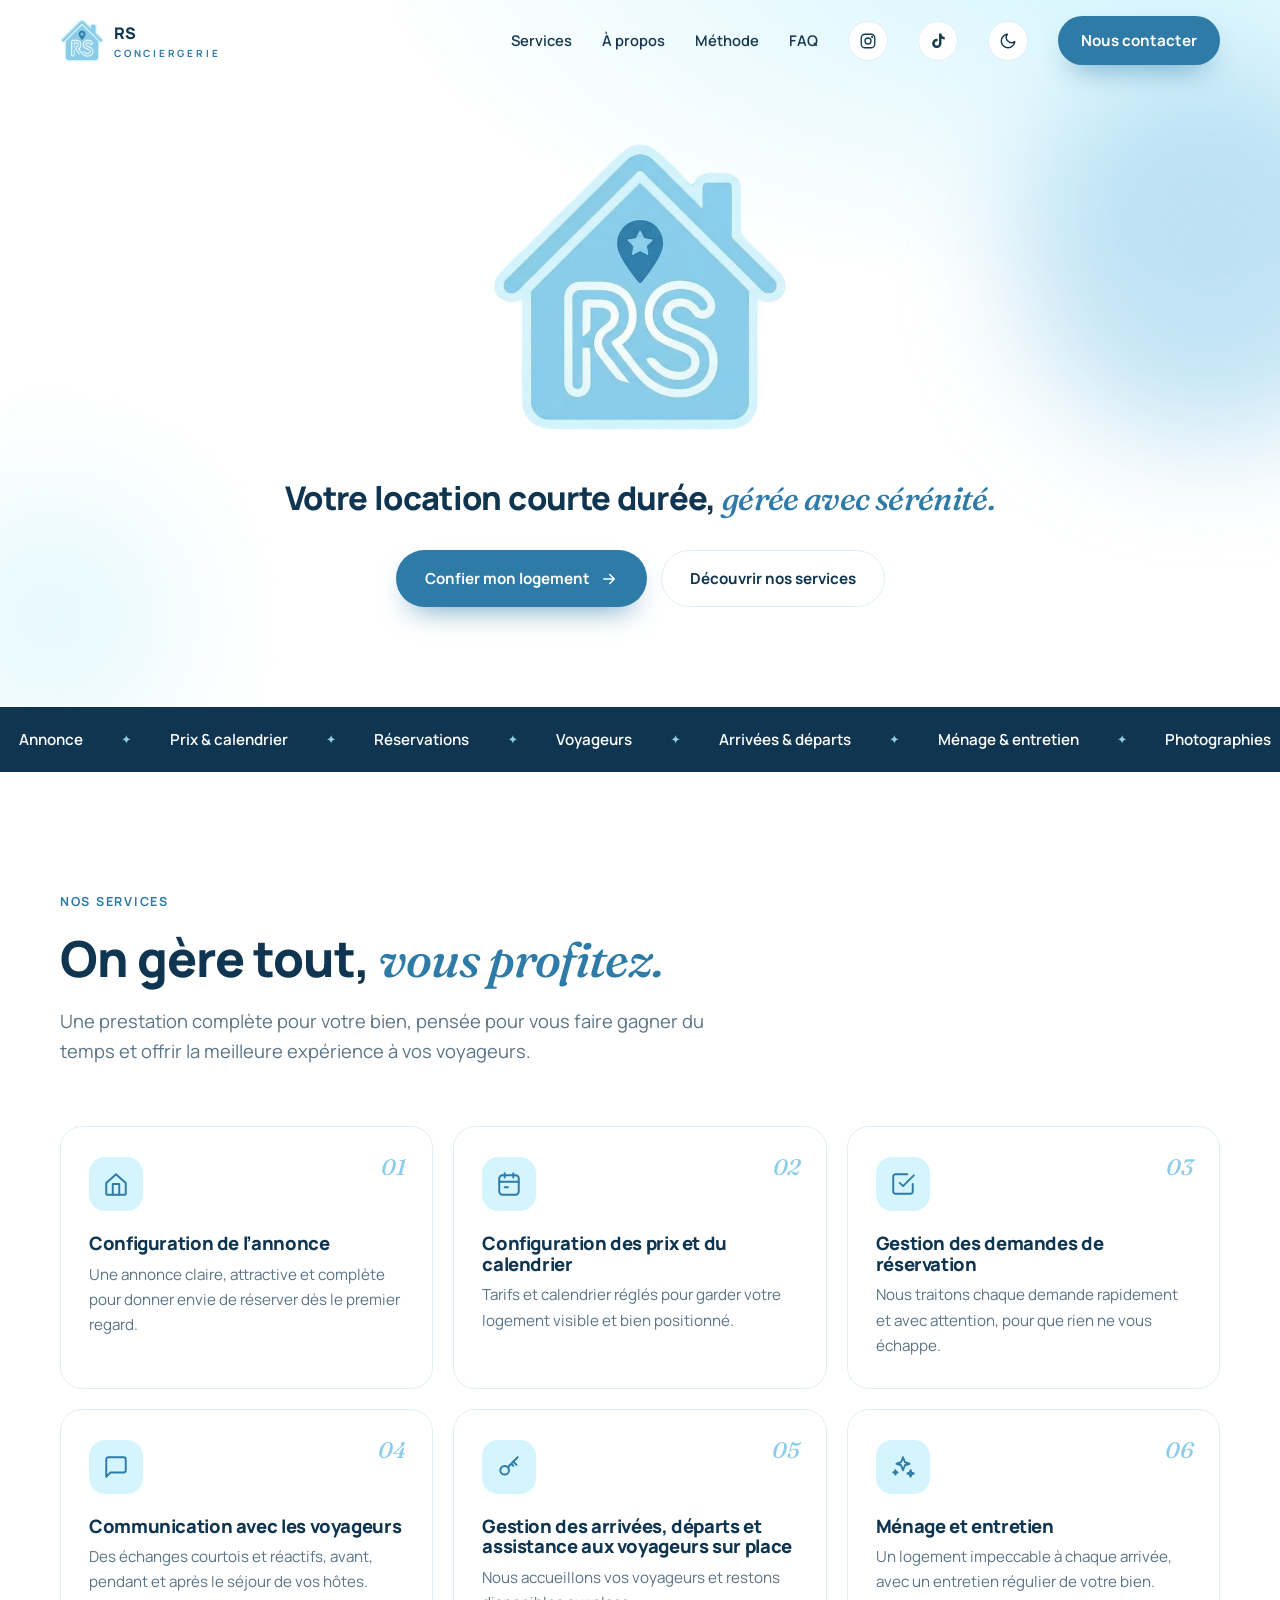
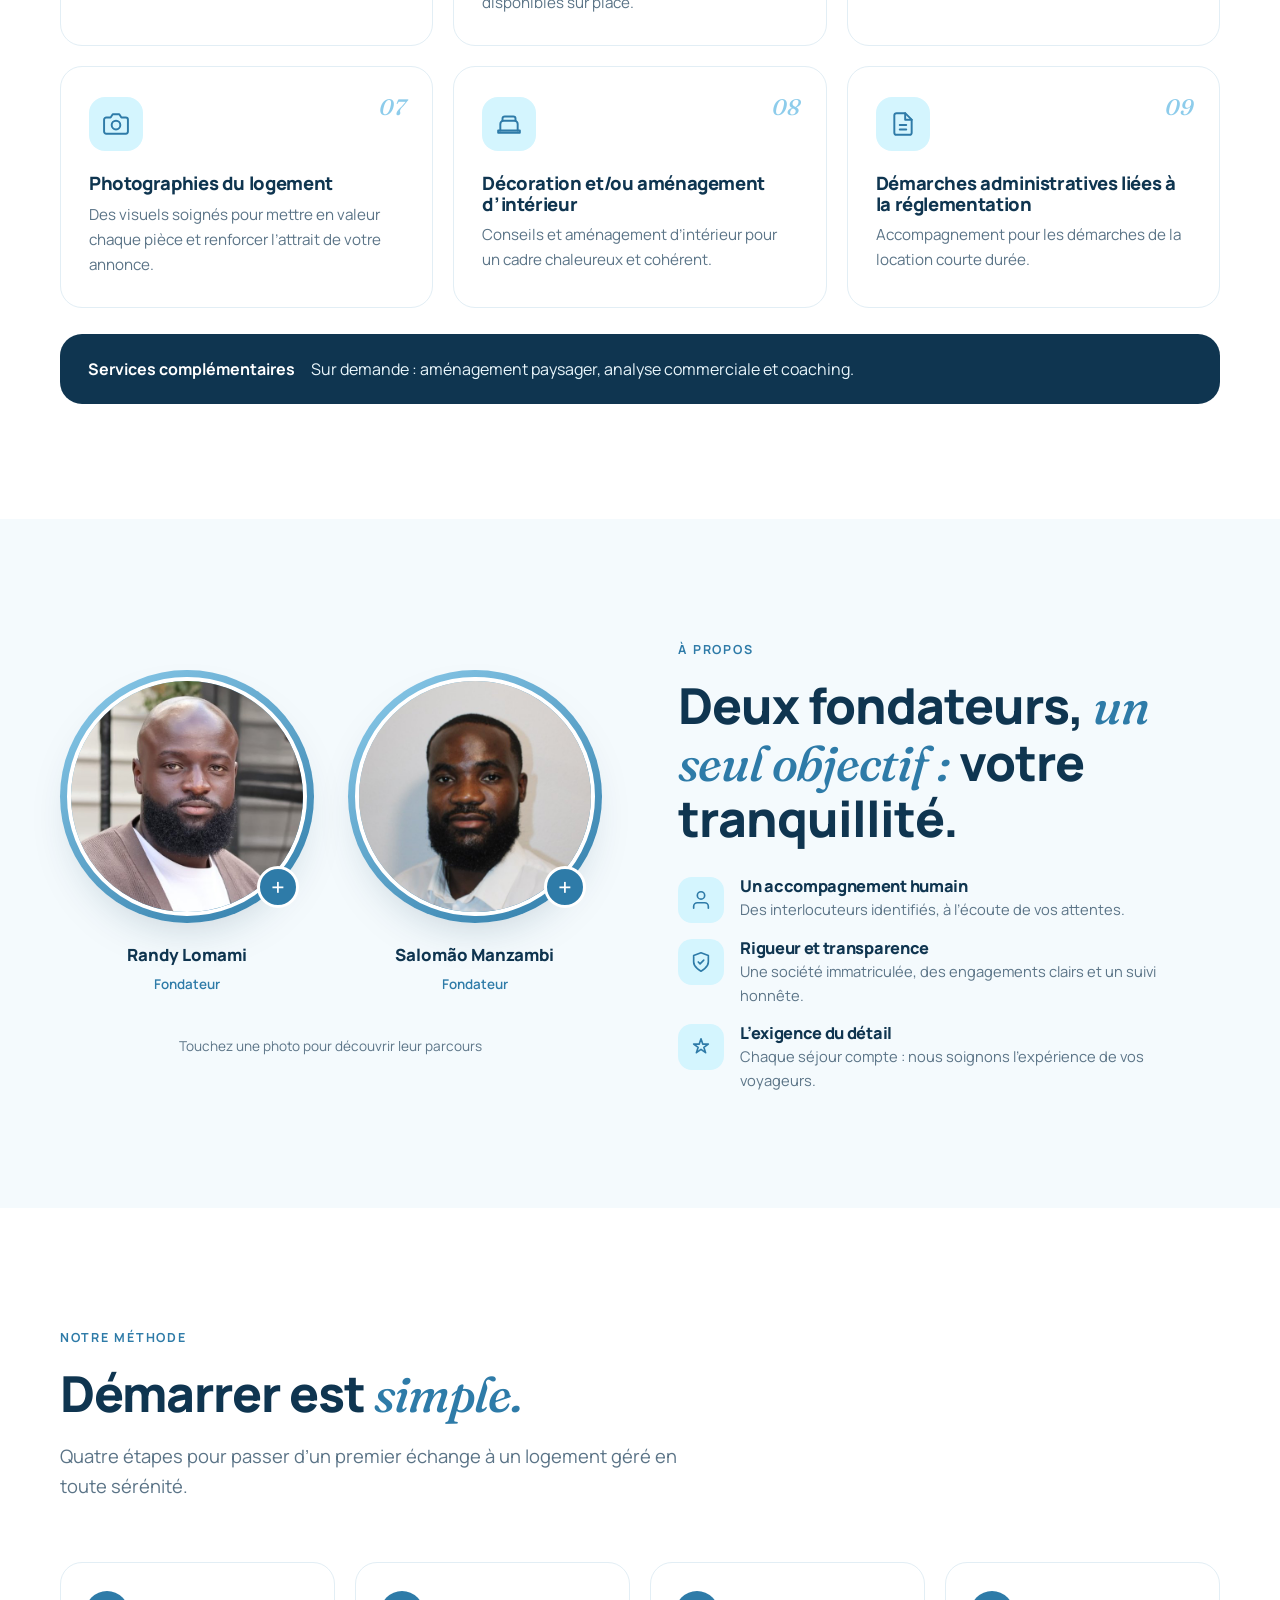
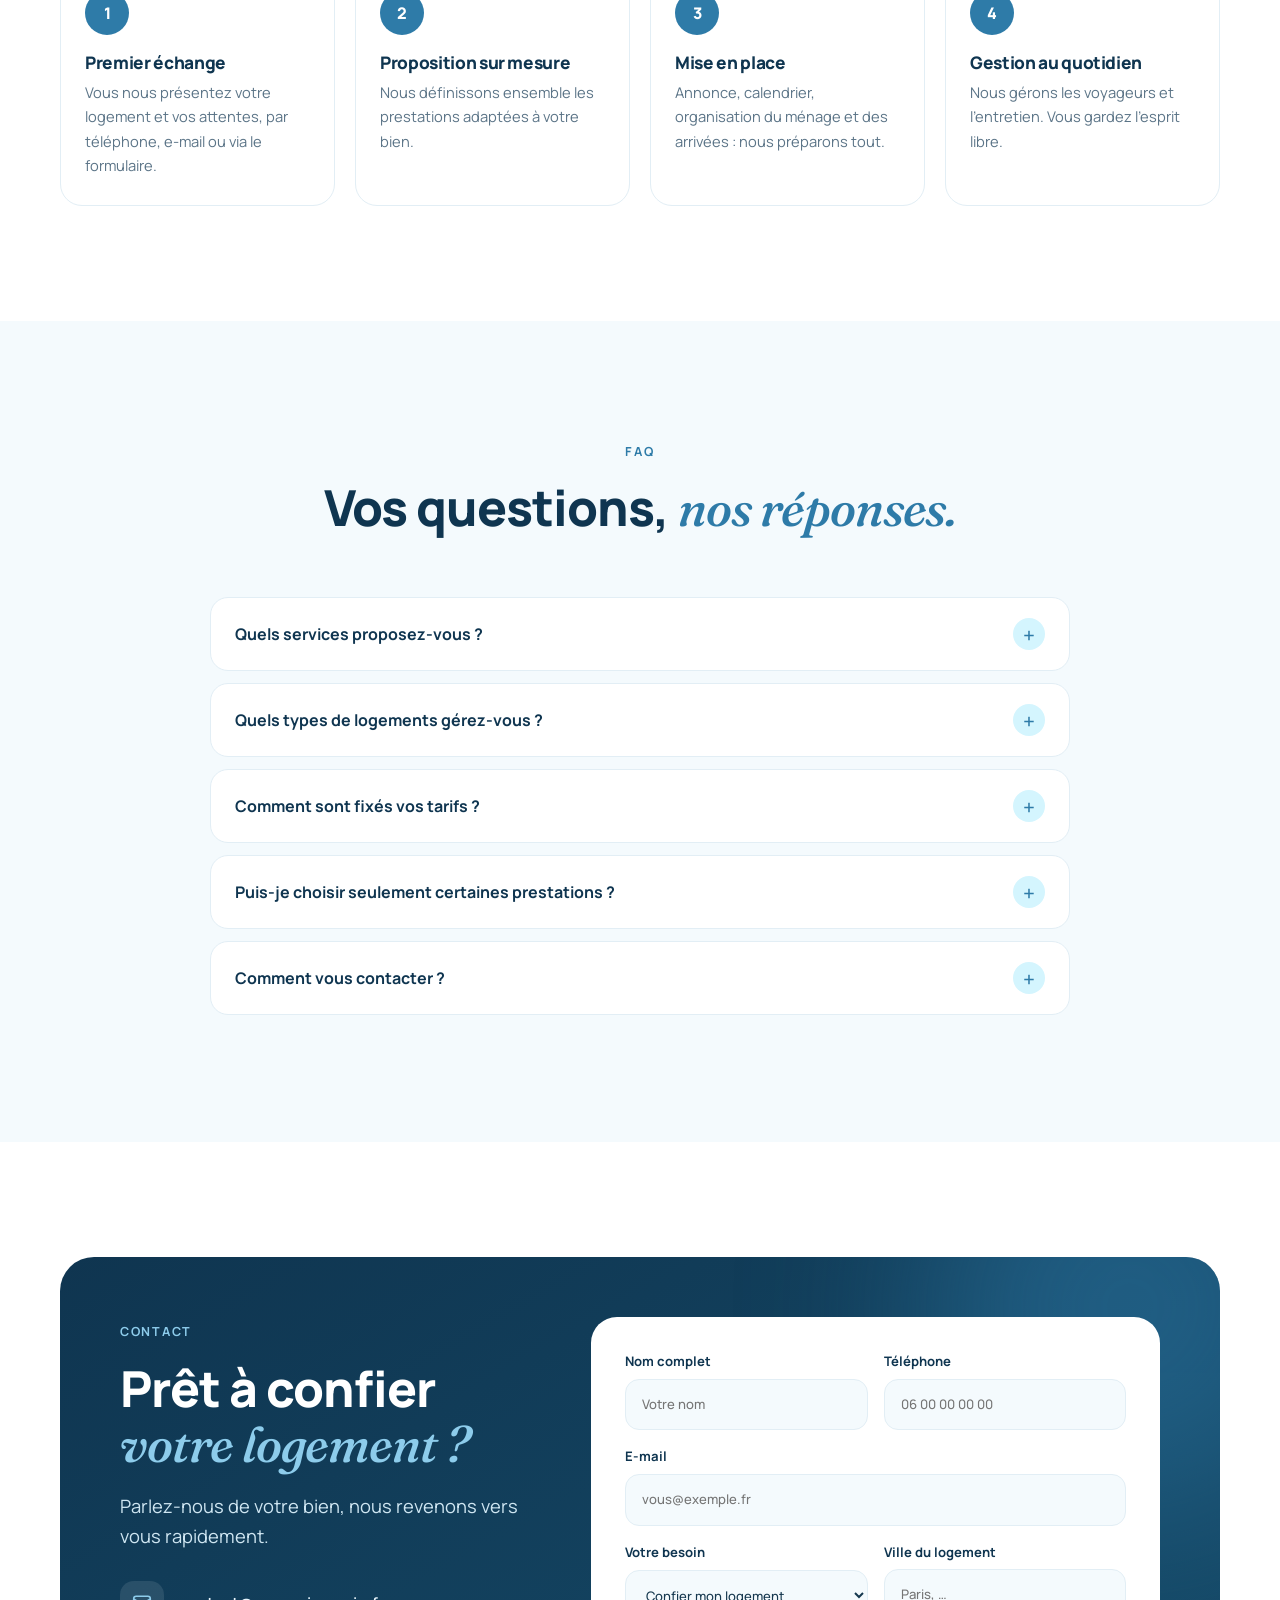
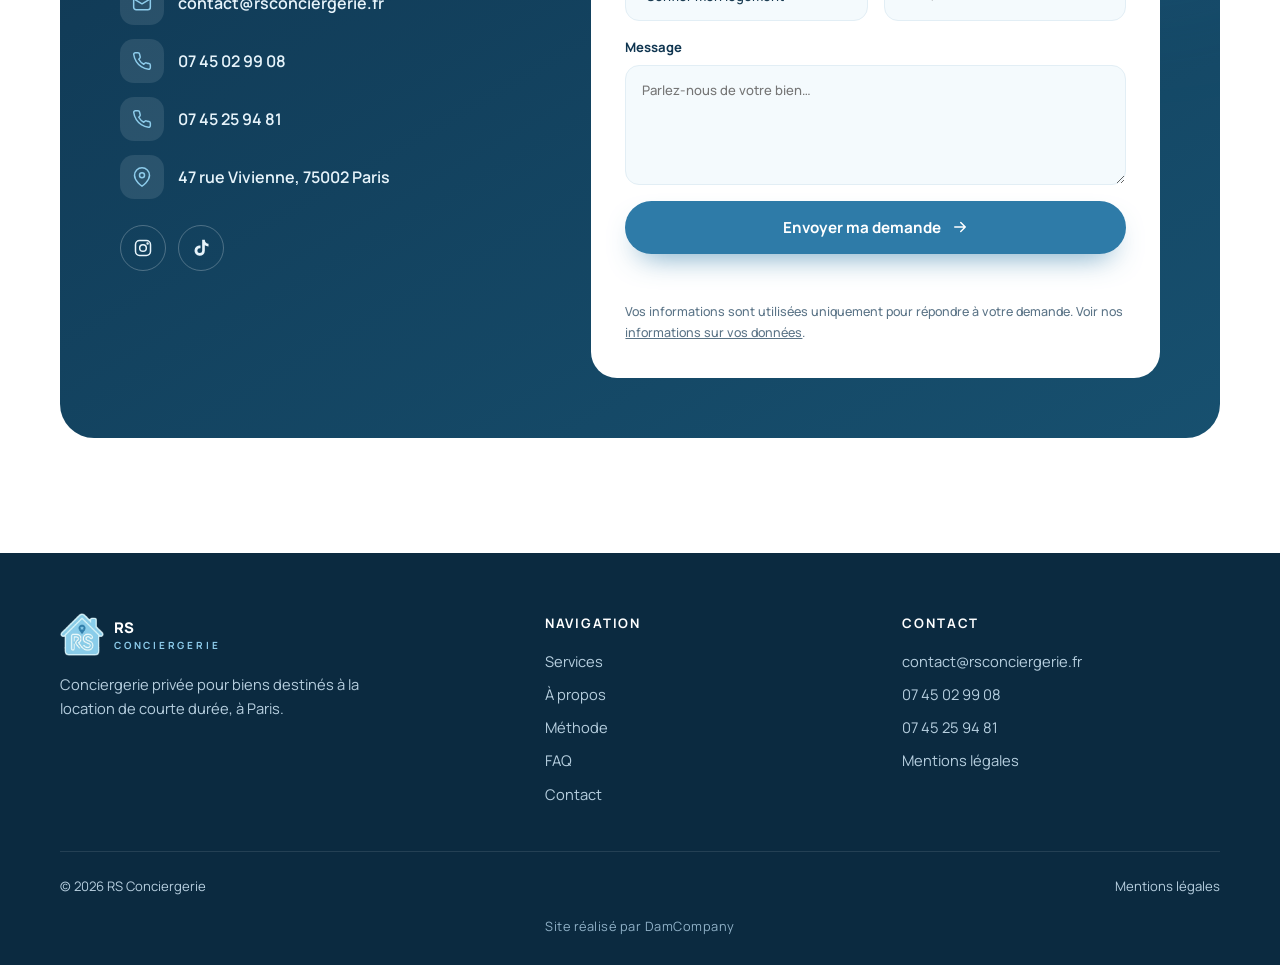
<file: index.html>
<!DOCTYPE html>
<html lang="fr">
<head>
<meta charset="utf-8">
<meta name="viewport" content="width=device-width,initial-scale=1">
<title>RS Conciergerie — Conciergerie privée pour locations courte durée à Paris</title>
<meta name="description" content="RS Conciergerie gère votre location courte durée de A à Z : annonce, prix, réservations, voyageurs, ménage, entretien et démarches administratives. Basés à Paris.">
<meta name="theme-color" content="#ffffff">
<script>try{if(localStorage.getItem("theme")==="dark")document.documentElement.setAttribute("data-theme","dark")}catch(e){}</script>
<link rel="icon" type="image/png" href="assets/favicon.png">
<link rel="preconnect" href="https://fonts.googleapis.com">
<link rel="preconnect" href="https://fonts.gstatic.com" crossorigin>
<link href="https://fonts.googleapis.com/css2?family=Fraunces:ital,wght@1,500&family=Manrope:wght@400;500;600;700;800&display=swap" rel="stylesheet">
<link rel="stylesheet" href="css/style.css">
</head>
<body>
<div class="progress" aria-hidden="true"><i id="bar"></i></div>

<header class="header" id="header">
  <div class="container nav">
    <a href="#top" class="brand" aria-label="RS Conciergerie — accueil">
      <img src="assets/logo.png" alt="" width="44" height="43">
      <span>RS<small>CONCIERGERIE</small></span>
    </a>
    <button class="burger" id="burger" aria-label="Ouvrir le menu" aria-expanded="false" aria-controls="menu"><span></span></button>
    <nav class="menu" id="menu" aria-label="Navigation principale">
      <a href="#services">Services</a>
      <a href="#apropos">À propos</a>
      <a href="#methode">Méthode</a>
      <a href="#faq">FAQ</a>
      <a href="https://www.instagram.com/rsconciergerie_?stkn=MXJvY3Y4YjVndGR3eQ%3D%3D&amp;utm_source=qr" class="nav-social" target="_blank" rel="noopener" aria-label="Instagram"><svg viewBox="0 0 24 24" fill="none" stroke="currentColor" stroke-width="1.8" stroke-linecap="round" stroke-linejoin="round"><rect x="3" y="3" width="18" height="18" rx="5"/><circle cx="12" cy="12" r="4"/><circle cx="17.5" cy="6.5" r=".6" fill="currentColor"/></svg></a>
      <a href="https://www.tiktok.com/@rsconciergerie?_r=1&amp;_t=ZN-9AFDzYryNuw" class="nav-social" target="_blank" rel="noopener" aria-label="TikTok"><svg viewBox="0 0 24 24" fill="currentColor"><path d="M16.6 2h-3.2v13.2a2.9 2.9 0 1 1-2.9-2.9c.3 0 .6 0 .9.1V9.1a6.2 6.2 0 1 0 5.2 6.1V8.7a7.6 7.6 0 0 0 4.4 1.4V6.9a4.5 4.5 0 0 1-4.4-4.9z"/></svg></a>
      <button class="theme-toggle" id="themeToggle" type="button" aria-label="Activer le mode nuit" aria-pressed="false"><svg class="i-moon" viewBox="0 0 24 24" fill="none" stroke="currentColor" stroke-width="1.9" stroke-linecap="round" stroke-linejoin="round"><path d="M21 12.8A9 9 0 1 1 11.2 3a7 7 0 0 0 9.8 9.8z"/></svg><svg class="i-sun" viewBox="0 0 24 24" fill="none" stroke="currentColor" stroke-width="1.9" stroke-linecap="round" stroke-linejoin="round"><circle cx="12" cy="12" r="4"/><path d="M12 2v2M12 20v2M4.9 4.9l1.4 1.4M17.7 17.7l1.4 1.4M2 12h2M20 12h2M4.9 19.1l1.4-1.4M17.7 6.3l1.4-1.4"/></svg></button>
      <a href="#contact" class="btn btn-primary">Nous contacter</a>
    </nav>
  </div>
</header>

<main id="top">
<!-- HERO -->
<section class="hero">
  <div class="blob b1"></div><div class="blob b2"></div>
  <div class="container hero-center">
    <div class="logo-stage rv" style="--d:.1s"><img src="assets/logo.png" alt="Logo RS Conciergerie" width="508" height="497"></div>
    <h1 class="rv" style="--d:.25s">Votre location courte durée, <em class="accent">gérée avec sérénité.</em></h1>
    <div class="cta-row rv" style="--d:.4s">
      <a href="#contact" class="btn btn-primary">Confier mon logement <svg viewBox="0 0 24 24" fill="none" stroke="currentColor" stroke-width="2" stroke-linecap="round" stroke-linejoin="round"><path d="M5 12h14M13 6l6 6-6 6"/></svg></a>
      <a href="#services" class="btn btn-ghost">Découvrir nos services</a>
    </div>
  </div>
</section>

<!-- MARQUEE -->
<div class="marquee" aria-hidden="true">
  <div class="marquee-track">
    <span>Annonce</span><span>Prix &amp; calendrier</span><span>Réservations</span><span>Voyageurs</span><span>Arrivées &amp; départs</span><span>Ménage &amp; entretien</span><span>Photographies</span><span>Décoration</span><span>Démarches administratives</span>
    <span>Annonce</span><span>Prix &amp; calendrier</span><span>Réservations</span><span>Voyageurs</span><span>Arrivées &amp; départs</span><span>Ménage &amp; entretien</span><span>Photographies</span><span>Décoration</span><span>Démarches administratives</span>
  </div>
</div>

<!-- SERVICES -->
<section id="services">
  <div class="container">
    <div class="head rv">
      <div class="eyebrow">Nos services</div>
      <h2 class="h2">On gère tout, <em class="accent">vous profitez.</em></h2>
      <p class="lead">Une prestation complète pour votre bien, pensée pour vous faire gagner du temps et offrir la meilleure expérience à vos voyageurs.</p>
    </div>
    <div class="grid-services">
      <article class="card rv"><span class="num">01</span><div class="ico"><svg viewBox="0 0 24 24" fill="none" stroke="currentColor" stroke-width="1.8" stroke-linecap="round" stroke-linejoin="round"><path d="M3 11 12 3l9 8v10a1 1 0 0 1-1 1H4a1 1 0 0 1-1-1z"/><path d="M9 22V12h6v10"/></svg></div><h3>Configuration de l’annonce</h3><p>Une annonce claire, attractive et complète pour donner envie de réserver dès le premier regard.</p></article>
      <article class="card rv" style="--d:.08s"><span class="num">02</span><div class="ico"><svg viewBox="0 0 24 24" fill="none" stroke="currentColor" stroke-width="1.8" stroke-linecap="round" stroke-linejoin="round"><rect x="3" y="4" width="18" height="18" rx="3"/><path d="M16 2v4M8 2v4M3 10h18M8 15h3"/></svg></div><h3>Configuration des prix et du calendrier</h3><p>Tarifs et calendrier réglés pour garder votre logement visible et bien positionné.</p></article>
      <article class="card rv" style="--d:.16s"><span class="num">03</span><div class="ico"><svg viewBox="0 0 24 24" fill="none" stroke="currentColor" stroke-width="1.8" stroke-linecap="round" stroke-linejoin="round"><path d="M9 11l3 3L22 4"/><path d="M21 12v7a2 2 0 0 1-2 2H5a2 2 0 0 1-2-2V5a2 2 0 0 1 2-2h11"/></svg></div><h3>Gestion des demandes de réservation</h3><p>Nous traitons chaque demande rapidement et avec attention, pour que rien ne vous échappe.</p></article>
      <article class="card rv"><span class="num">04</span><div class="ico"><svg viewBox="0 0 24 24" fill="none" stroke="currentColor" stroke-width="1.8" stroke-linecap="round" stroke-linejoin="round"><path d="M21 15a2 2 0 0 1-2 2H7l-4 4V5a2 2 0 0 1 2-2h14a2 2 0 0 1 2 2z"/></svg></div><h3>Communication avec les voyageurs</h3><p>Des échanges courtois et réactifs, avant, pendant et après le séjour de vos hôtes.</p></article>
      <article class="card rv" style="--d:.08s"><span class="num">05</span><div class="ico"><svg viewBox="0 0 24 24" fill="none" stroke="currentColor" stroke-width="1.8" stroke-linecap="round" stroke-linejoin="round"><circle cx="8" cy="15" r="4"/><path d="m10.8 12.2 9.2-9.2M16 7l3 3M14 9l2 2"/></svg></div><h3>Gestion des arrivées, départs et assistance aux voyageurs sur place</h3><p>Nous accueillons vos voyageurs et restons disponibles sur place.</p></article>
      <article class="card rv" style="--d:.16s"><span class="num">06</span><div class="ico"><svg viewBox="0 0 24 24" fill="none" stroke="currentColor" stroke-width="1.8" stroke-linecap="round" stroke-linejoin="round"><path d="m12 3 1.8 4.6L18 9l-4.2 1.4L12 15l-1.8-4.6L6 9l4.2-1.4z"/><path d="M19 15l.8 2.2L22 18l-2.2.8L19 21l-.8-2.2L16 18l2.2-.8zM5 15l.6 1.6L7 17l-1.4.4L5 19l-.6-1.6L3 17l1.4-.4z"/></svg></div><h3>Ménage et entretien</h3><p>Un logement impeccable à chaque arrivée, avec un entretien régulier de votre bien.</p></article>
      <article class="card rv"><span class="num">07</span><div class="ico"><svg viewBox="0 0 24 24" fill="none" stroke="currentColor" stroke-width="1.8" stroke-linecap="round" stroke-linejoin="round"><path d="M23 19a2 2 0 0 1-2 2H3a2 2 0 0 1-2-2V8a2 2 0 0 1 2-2h4l2-3h6l2 3h4a2 2 0 0 1 2 2z"/><circle cx="12" cy="13" r="4"/></svg></div><h3>Photographies du logement</h3><p>Des visuels soignés pour mettre en valeur chaque pièce et renforcer l’attrait de votre annonce.</p></article>
      <article class="card rv" style="--d:.08s"><span class="num">08</span><div class="ico"><svg viewBox="0 0 24 24" fill="none" stroke="currentColor" stroke-width="1.8" stroke-linecap="round" stroke-linejoin="round"><path d="M4 18v-6a3 3 0 0 1 3-3h10a3 3 0 0 1 3 3v6"/><path d="M2 18h20v2H2zM6 9V7a2 2 0 0 1 2-2h8a2 2 0 0 1 2 2v2"/></svg></div><h3>Décoration et/ou aménagement d’intérieur</h3><p>Conseils et aménagement d’intérieur pour un cadre chaleureux et cohérent.</p></article>
      <article class="card rv" style="--d:.16s"><span class="num">09</span><div class="ico"><svg viewBox="0 0 24 24" fill="none" stroke="currentColor" stroke-width="1.8" stroke-linecap="round" stroke-linejoin="round"><path d="M14 2H6a2 2 0 0 0-2 2v16a2 2 0 0 0 2 2h12a2 2 0 0 0 2-2V8z"/><path d="M14 2v6h6M9 13h6M9 17h6"/></svg></div><h3>Démarches administratives liées à la réglementation</h3><p>Accompagnement pour les démarches de la location courte durée.</p></article>
    </div>
    <div class="extra rv">
      <strong>Services complémentaires</strong>
      <span>Sur demande : aménagement paysager, analyse commerciale et coaching.</span>
    </div>
  </div>
</section>

<!-- A PROPOS -->
<section id="apropos" class="alt">
  <div class="container about-grid">
    <div class="team rv" aria-label="Les fondateurs">
      <button class="bubble" type="button" data-open="fiche-randy" aria-haspopup="dialog">
        <span class="bubble-photo"><img src="assets/randy.jpg" alt="Randy Lomami" width="280" height="280" loading="lazy"><i class="plus" aria-hidden="true">+</i></span>
        <span class="bubble-name">Randy Lomami</span>
        <span class="bubble-role">Fondateur</span>
      </button>
      <button class="bubble" type="button" data-open="fiche-salomao" aria-haspopup="dialog" style="--d:.15s">
        <span class="bubble-photo"><img src="assets/salomao.jpg" alt="Salomão Manzambi" width="280" height="280" loading="lazy"><i class="plus" aria-hidden="true">+</i></span>
        <span class="bubble-name">Salomão Manzambi</span>
        <span class="bubble-role">Fondateur</span>
      </button>
      <p class="team-hint">Touchez une photo pour découvrir leur parcours</p>
    </div>
    <div>
      <div class="eyebrow rv">À propos</div>
      <h2 class="h2 rv">Deux fondateurs, <em class="accent">un seul objectif :</em> votre tranquillité.</h2>
      <ul class="values">
        <li class="rv"><div class="ico"><svg viewBox="0 0 24 24" fill="none" stroke="currentColor" stroke-width="1.8" stroke-linecap="round" stroke-linejoin="round"><path d="M20 21v-2a4 4 0 0 0-4-4H8a4 4 0 0 0-4 4v2"/><circle cx="12" cy="7" r="4"/></svg></div><div><h3>Un accompagnement humain</h3><p>Des interlocuteurs identifiés, à l’écoute de vos attentes.</p></div></li>
        <li class="rv" style="--d:.08s"><div class="ico"><svg viewBox="0 0 24 24" fill="none" stroke="currentColor" stroke-width="1.8" stroke-linecap="round" stroke-linejoin="round"><path d="M12 22s8-4 8-10V5l-8-3-8 3v7c0 6 8 10 8 10z"/><path d="m9 12 2 2 4-4"/></svg></div><div><h3>Rigueur et transparence</h3><p>Une société immatriculée, des engagements clairs et un suivi honnête.</p></div></li>
        <li class="rv" style="--d:.16s"><div class="ico"><svg viewBox="0 0 24 24" fill="none" stroke="currentColor" stroke-width="1.8" stroke-linecap="round" stroke-linejoin="round"><path d="m12 3 1.9 5.8H20l-4.9 3.6 1.9 5.8-5-3.6-5 3.6 1.9-5.8L4 8.8h6.1z"/></svg></div><div><h3>L’exigence du détail</h3><p>Chaque séjour compte : nous soignons l’expérience de vos voyageurs.</p></div></li>
      </ul>
    </div>
  </div>
</section>

<!-- METHODE -->
<section id="methode">
  <div class="container">
    <div class="head rv">
      <div class="eyebrow">Notre méthode</div>
      <h2 class="h2">Démarrer est <em class="accent">simple.</em></h2>
      <p class="lead">Quatre étapes pour passer d’un premier échange à un logement géré en toute sérénité.</p>
    </div>
    <div class="steps">
      <div class="step rv"><b>1</b><h3>Premier échange</h3><p>Vous nous présentez votre logement et vos attentes, par téléphone, e-mail ou via le formulaire.</p></div>
      <div class="step rv" style="--d:.08s"><b>2</b><h3>Proposition sur mesure</h3><p>Nous définissons ensemble les prestations adaptées à votre bien.</p></div>
      <div class="step rv" style="--d:.16s"><b>3</b><h3>Mise en place</h3><p>Annonce, calendrier, organisation du ménage et des arrivées : nous préparons tout.</p></div>
      <div class="step rv" style="--d:.24s"><b>4</b><h3>Gestion au quotidien</h3><p>Nous gérons les voyageurs et l’entretien. Vous gardez l’esprit libre.</p></div>
    </div>
  </div>
</section>

<!-- FAQ -->
<section id="faq" class="alt">
  <div class="container">
    <div class="head rv" style="margin-inline:auto;text-align:center">
      <div class="eyebrow">FAQ</div>
      <h2 class="h2">Vos questions, <em class="accent">nos réponses.</em></h2>
    </div>
    <div class="faq rv">
      <details><summary>Quels services proposez-vous ?</summary><p>Configuration de l’annonce, prix et calendrier, gestion des réservations, communication avec les voyageurs, arrivées et départs, ménage et entretien, photographies, décoration et démarches administratives.</p></details>
      <details><summary>Quels types de logements gérez-vous ?</summary><p>Nous accompagnons les biens immobiliers destinés à la location de courte durée. Contactez-nous pour nous présenter le vôtre.</p></details>
      <details><summary>Comment sont fixés vos tarifs ?</summary><p>Chaque logement est différent. Nous établissons une proposition adaptée à votre bien et aux prestations choisies, après un premier échange.</p></details>
      <details><summary>Puis-je choisir seulement certaines prestations ?</summary><p>Oui. Vous pouvez opter pour une gestion complète ou sélectionner uniquement les services dont vous avez besoin.</p></details>
      <details><summary>Comment vous contacter ?</summary><p>Par e-mail à contact@rsconciergerie.fr, par téléphone au 07 45 02 99 08 ou 07 45 25 94 81, via le formulaire ci-dessous ou sur Instagram et TikTok.</p></details>
    </div>
  </div>
</section>

<!-- CONTACT -->
<section id="contact">
  <div class="container">
    <div class="contact-wrap rv">
      <div>
        <div class="eyebrow">Contact</div>
        <h2 class="h2">Prêt à confier <em class="accent" style="color:var(--sky)">votre logement ?</em></h2>
        <p class="lead" style="color:#cfe6f2">Parlez-nous de votre bien, nous revenons vers vous rapidement.</p>
        <div class="coords">
          <a href="mailto:contact@rsconciergerie.fr"><span class="ico"><svg viewBox="0 0 24 24" fill="none" stroke="currentColor" stroke-width="1.8" stroke-linecap="round" stroke-linejoin="round"><rect x="2" y="4" width="20" height="16" rx="3"/><path d="m2 7 10 6 10-6"/></svg></span>contact@rsconciergerie.fr</a>
          <a href="tel:+33745029908"><span class="ico"><svg viewBox="0 0 24 24" fill="none" stroke="currentColor" stroke-width="1.8" stroke-linecap="round" stroke-linejoin="round"><path d="M22 16.9v3a2 2 0 0 1-2.2 2 19.8 19.8 0 0 1-8.6-3.1 19.5 19.5 0 0 1-6-6A19.8 19.8 0 0 1 2.1 4.2 2 2 0 0 1 4.1 2h3a2 2 0 0 1 2 1.7c.1 1 .4 1.9.7 2.8a2 2 0 0 1-.5 2.1L8.1 9.9a16 16 0 0 0 6 6l1.3-1.2a2 2 0 0 1 2.1-.4c.9.3 1.8.6 2.8.7a2 2 0 0 1 1.7 2z"/></svg></span>07 45 02 99 08</a>
          <a href="tel:+33745259481"><span class="ico"><svg viewBox="0 0 24 24" fill="none" stroke="currentColor" stroke-width="1.8" stroke-linecap="round" stroke-linejoin="round"><path d="M22 16.9v3a2 2 0 0 1-2.2 2 19.8 19.8 0 0 1-8.6-3.1 19.5 19.5 0 0 1-6-6A19.8 19.8 0 0 1 2.1 4.2 2 2 0 0 1 4.1 2h3a2 2 0 0 1 2 1.7c.1 1 .4 1.9.7 2.8a2 2 0 0 1-.5 2.1L8.1 9.9a16 16 0 0 0 6 6l1.3-1.2a2 2 0 0 1 2.1-.4c.9.3 1.8.6 2.8.7a2 2 0 0 1 1.7 2z"/></svg></span>07 45 25 94 81</a>
          <div><span class="ico"><svg viewBox="0 0 24 24" fill="none" stroke="currentColor" stroke-width="1.8" stroke-linecap="round" stroke-linejoin="round"><path d="M21 10c0 7-9 13-9 13S3 17 3 10a9 9 0 0 1 18 0z"/><circle cx="12" cy="10" r="3"/></svg></span>47 rue Vivienne, 75002 Paris</div>
        </div>
        <div class="socials">
          <a href="https://www.instagram.com/rsconciergerie_?stkn=MXJvY3Y4YjVndGR3eQ%3D%3D&amp;utm_source=qr" target="_blank" rel="noopener" aria-label="Instagram"><svg viewBox="0 0 24 24" fill="none" stroke="currentColor" stroke-width="1.8" stroke-linecap="round" stroke-linejoin="round"><rect x="3" y="3" width="18" height="18" rx="5"/><circle cx="12" cy="12" r="4"/><circle cx="17.5" cy="6.5" r=".6" fill="currentColor"/></svg></a>
          <a href="https://www.tiktok.com/@rsconciergerie?_r=1&amp;_t=ZN-9AFDzYryNuw" target="_blank" rel="noopener" aria-label="TikTok"><svg viewBox="0 0 24 24" fill="currentColor"><path d="M16.6 2h-3.2v13.2a2.9 2.9 0 1 1-2.9-2.9c.3 0 .6 0 .9.1V9.1a6.2 6.2 0 1 0 5.2 6.1V8.7a7.6 7.6 0 0 0 4.4 1.4V6.9a4.5 4.5 0 0 1-4.4-4.9z"/></svg></a>
        </div>
      </div>
      <form id="contactForm" novalidate>
        <label class="hp-field" aria-hidden="true">Ne pas remplir<input name="website" tabindex="-1" autocomplete="off"></label>
        <label>Nom complet<input name="nom" required autocomplete="name" placeholder="Votre nom"></label>
        <label>Téléphone<input name="tel" type="tel" autocomplete="tel" placeholder="06 00 00 00 00"></label>
        <label class="full">E-mail<input name="email" type="email" required autocomplete="email" placeholder="vous@exemple.fr"></label>
        <label>Votre besoin
          <select name="besoin">
            <option>Confier mon logement</option>
            <option>Demander des informations</option>
            <option>Prestation ponctuelle (ménage, photos…)</option>
            <option>Autre</option>
          </select>
        </label>
        <label>Ville du logement<input name="ville" placeholder="Paris, …"></label>
        <label class="full">Message<textarea name="message" placeholder="Parlez-nous de votre bien…"></textarea></label>
        <button class="btn btn-primary full" type="submit">Envoyer ma demande <svg viewBox="0 0 24 24" fill="none" stroke="currentColor" stroke-width="2" stroke-linecap="round" stroke-linejoin="round"><path d="M5 12h14M13 6l6 6-6 6"/></svg></button>
        <p class="status full" id="status" role="status"></p>
        <p class="note full">Vos informations sont utilisées uniquement pour répondre à votre demande. Voir nos <a href="mentions-legales.html#donnees" style="text-decoration:underline">informations sur vos données</a>.</p>
      </form>
    </div>
  </div>
</section>
</main>

<!-- FICHES FONDATEURS -->
<dialog class="fiche" id="fiche-randy" aria-labelledby="fr-name">
  <button class="fiche-close" type="button" data-close aria-label="Fermer la fiche">✕</button>
  <div class="fiche-top">
    <img src="assets/randy.jpg" alt="Randy Lomami" width="280" height="280">
    <div><h3 id="fr-name">Randy Lomami</h3><p>Fondateur · RS Conciergerie</p></div>
  </div>
  <h4>Formation</h4>
  <ul class="fiche-list">
    <li>BTS Professions immobilières</li>
    <li>Licence Management et droit des affaires immobilières</li>
    <li>Master Management des services immobiliers</li>
  </ul>
</dialog>
<dialog class="fiche" id="fiche-salomao" aria-labelledby="fs-name">
  <button class="fiche-close" type="button" data-close aria-label="Fermer la fiche">✕</button>
  <div class="fiche-top">
    <img src="assets/salomao.jpg" alt="Salomão Manzambi" width="280" height="280">
    <div><h3 id="fs-name">Salomão Manzambi</h3><p>Fondateur · RS Conciergerie</p></div>
  </div>
  <h4>Formation</h4>
  <ul class="fiche-list">
    <li>BTS NDRC (Négociation et digitalisation de la relation client)</li>
  </ul>
</dialog>

<footer class="footer">
  <div class="container">
    <div class="foot-grid">
      <div>
        <a href="#top" class="brand"><img src="assets/logo.png" alt="" width="44" height="43"><span>RS<small>CONCIERGERIE</small></span></a>
        <p class="about">Conciergerie privée pour biens destinés à la location de courte durée, à Paris.</p>
      </div>
      <div>
        <h4>Navigation</h4>
        <ul><li><a href="#services">Services</a></li><li><a href="#apropos">À propos</a></li><li><a href="#methode">Méthode</a></li><li><a href="#faq">FAQ</a></li><li><a href="#contact">Contact</a></li></ul>
      </div>
      <div>
        <h4>Contact</h4>
        <ul>
          <li><a href="mailto:contact@rsconciergerie.fr">contact@rsconciergerie.fr</a></li>
          <li><a href="tel:+33745029908">07 45 02 99 08</a></li>
          <li><a href="tel:+33745259481">07 45 25 94 81</a></li>
          <li><a href="mentions-legales.html">Mentions légales</a></li>
        </ul>
      </div>
    </div>
    <div class="foot-bottom">
      <span>© <span id="year">2026</span> RS Conciergerie</span>
      <a href="mentions-legales.html">Mentions légales</a>
    </div>
    <p class="credit">Site réalisé par DamCompany</p>
  </div>
</footer>
<script src="js/supabase-config.js"></script>
<script src="js/main.js"></script>
</body>
</html>
</file>
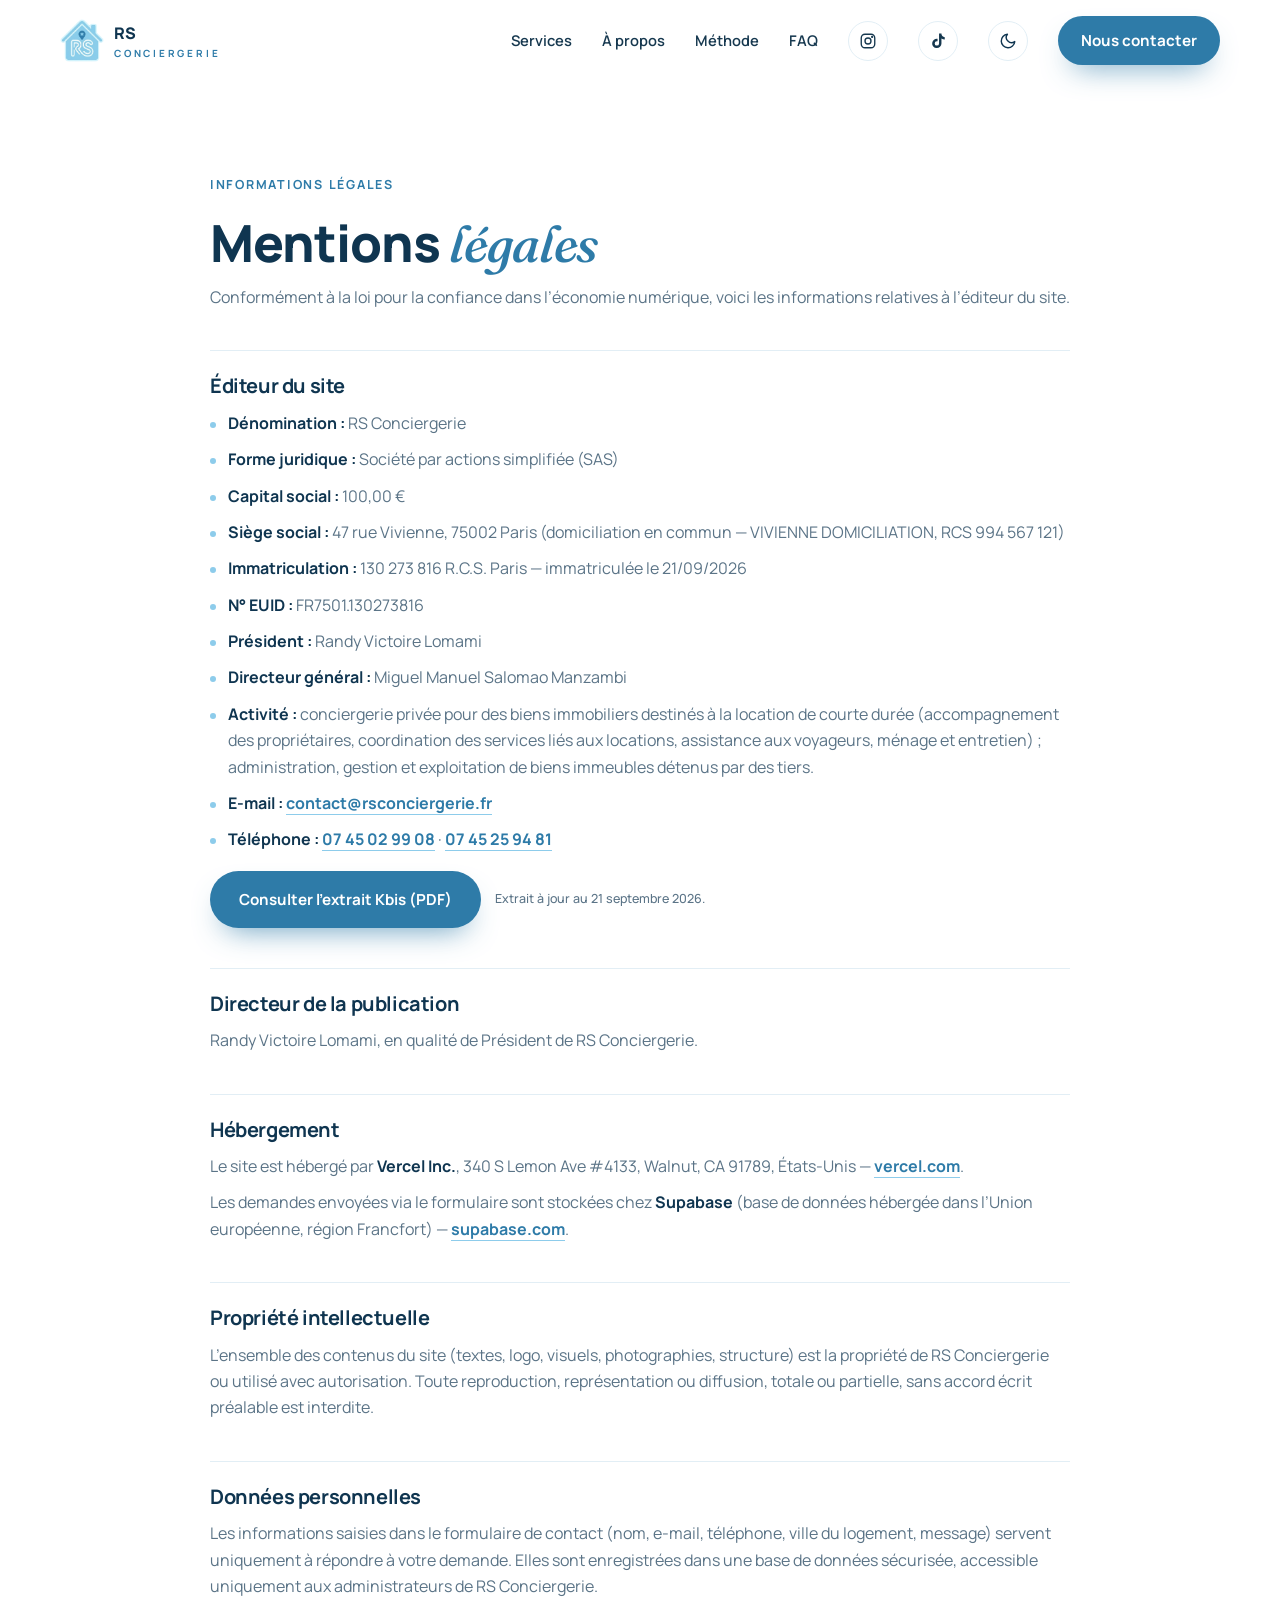
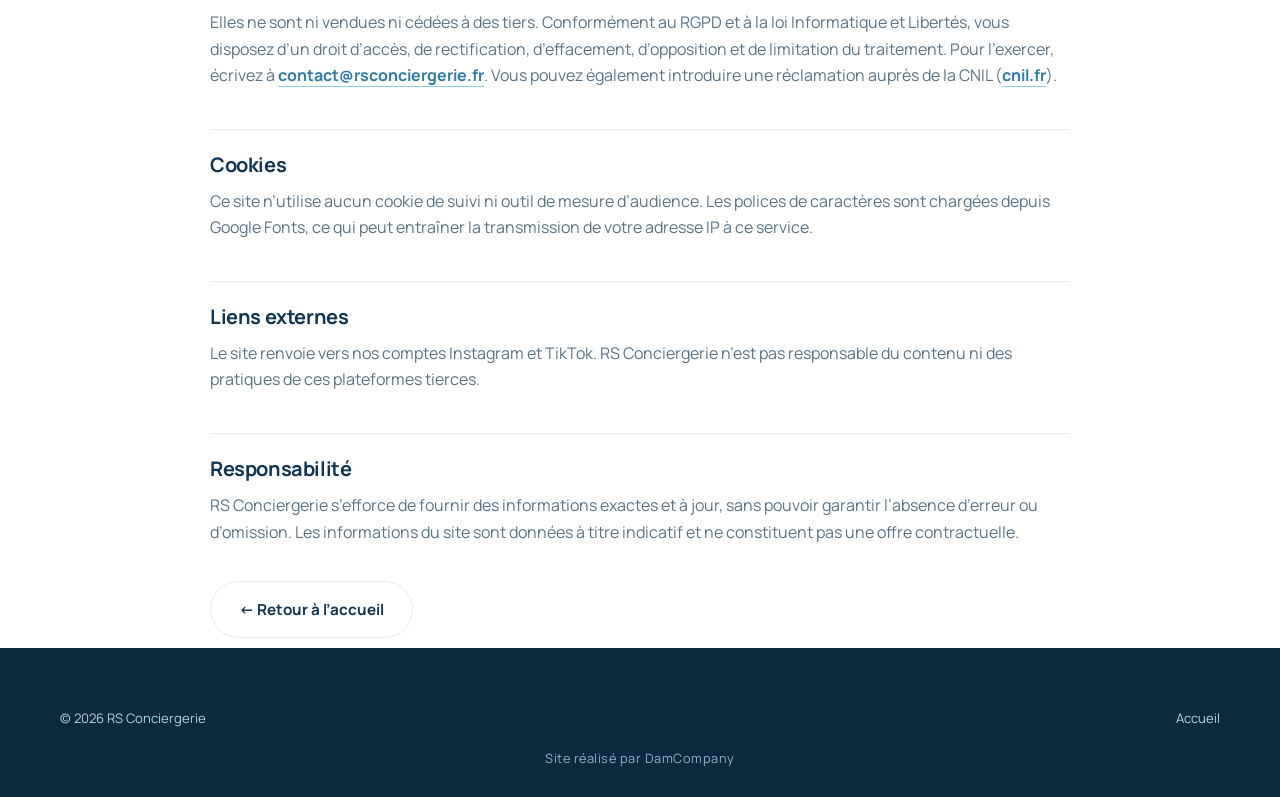
<file: mentions-legales.html>
<!DOCTYPE html>
<html lang="fr">
<head>
<meta charset="utf-8">
<meta name="viewport" content="width=device-width,initial-scale=1">
<title>Mentions légales — RS Conciergerie</title>
<meta name="description" content="Mentions légales de RS Conciergerie, SAS immatriculée au RCS de Paris.">
<script>try{if(localStorage.getItem("theme")==="dark")document.documentElement.setAttribute("data-theme","dark")}catch(e){}</script>
<link rel="icon" type="image/png" href="assets/favicon.png">
<link rel="preconnect" href="https://fonts.googleapis.com">
<link rel="preconnect" href="https://fonts.gstatic.com" crossorigin>
<link href="https://fonts.googleapis.com/css2?family=Fraunces:ital,wght@1,500&family=Manrope:wght@400;500;600;700;800&display=swap" rel="stylesheet">
<link rel="stylesheet" href="css/style.css">
</head>
<body>
<div class="progress" aria-hidden="true"><i id="bar"></i></div>
<header class="header" id="header">
  <div class="container nav">
    <a href="index.html" class="brand" aria-label="RS Conciergerie — accueil">
      <img src="assets/logo.png" alt="" width="44" height="43">
      <span>RS<small>CONCIERGERIE</small></span>
    </a>
    <button class="burger" id="burger" aria-label="Ouvrir le menu" aria-expanded="false" aria-controls="menu"><span></span></button>
    <nav class="menu" id="menu" aria-label="Navigation principale">
      <a href="index.html#services">Services</a>
      <a href="index.html#apropos">À propos</a>
      <a href="index.html#methode">Méthode</a>
      <a href="index.html#faq">FAQ</a>
      <a href="https://www.instagram.com/rsconciergerie_?stkn=MXJvY3Y4YjVndGR3eQ%3D%3D&amp;utm_source=qr" class="nav-social" target="_blank" rel="noopener" aria-label="Instagram"><svg viewBox="0 0 24 24" fill="none" stroke="currentColor" stroke-width="1.8" stroke-linecap="round" stroke-linejoin="round"><rect x="3" y="3" width="18" height="18" rx="5"/><circle cx="12" cy="12" r="4"/><circle cx="17.5" cy="6.5" r=".6" fill="currentColor"/></svg></a>
      <a href="https://www.tiktok.com/@rsconciergerie?_r=1&amp;_t=ZN-9AFDzYryNuw" class="nav-social" target="_blank" rel="noopener" aria-label="TikTok"><svg viewBox="0 0 24 24" fill="currentColor"><path d="M16.6 2h-3.2v13.2a2.9 2.9 0 1 1-2.9-2.9c.3 0 .6 0 .9.1V9.1a6.2 6.2 0 1 0 5.2 6.1V8.7a7.6 7.6 0 0 0 4.4 1.4V6.9a4.5 4.5 0 0 1-4.4-4.9z"/></svg></a>
      <button class="theme-toggle" id="themeToggle" type="button" aria-label="Activer le mode nuit" aria-pressed="false"><svg class="i-moon" viewBox="0 0 24 24" fill="none" stroke="currentColor" stroke-width="1.9" stroke-linecap="round" stroke-linejoin="round"><path d="M21 12.8A9 9 0 1 1 11.2 3a7 7 0 0 0 9.8 9.8z"/></svg><svg class="i-sun" viewBox="0 0 24 24" fill="none" stroke="currentColor" stroke-width="1.9" stroke-linecap="round" stroke-linejoin="round"><circle cx="12" cy="12" r="4"/><path d="M12 2v2M12 20v2M4.9 4.9l1.4 1.4M17.7 17.7l1.4 1.4M2 12h2M20 12h2M4.9 19.1l1.4-1.4M17.7 6.3l1.4-1.4"/></svg></button>
      <a href="index.html#contact" class="btn btn-primary">Nous contacter</a>
    </nav>
  </div>
</header>

<main class="legal">
  <div class="container">
    <div class="eyebrow">Informations légales</div>
    <h1>Mentions <em class="accent">légales</em></h1>
    <p>Conformément à la loi pour la confiance dans l’économie numérique, voici les informations relatives à l’éditeur du site.</p>

    <h2>Éditeur du site</h2>
    <ul>
      <li><strong>Dénomination :</strong> RS Conciergerie</li>
      <li><strong>Forme juridique :</strong> Société par actions simplifiée (SAS)</li>
      <li><strong>Capital social :</strong> 100,00 €</li>
      <li><strong>Siège social :</strong> 47 rue Vivienne, 75002 Paris (domiciliation en commun — VIVIENNE DOMICILIATION, RCS 994 567 121)</li>
      <li><strong>Immatriculation :</strong> 130 273 816 R.C.S. Paris — immatriculée le 21/09/2026</li>
      <li><strong>N° EUID :</strong> FR7501.130273816</li>
      <li><strong>Président :</strong> Randy Victoire Lomami</li>
      <li><strong>Directeur général :</strong> Miguel Manuel Salomao Manzambi</li>
      <li><strong>Activité :</strong> conciergerie privée pour des biens immobiliers destinés à la location de courte durée (accompagnement des propriétaires, coordination des services liés aux locations, assistance aux voyageurs, ménage et entretien) ; administration, gestion et exploitation de biens immeubles détenus par des tiers.</li>
      <li><strong>E-mail :</strong> <a class="inline" href="mailto:contact@rsconciergerie.fr">contact@rsconciergerie.fr</a></li>
      <li><strong>Téléphone :</strong> <a class="inline" href="tel:+33745029908">07 45 02 99 08</a> · <a class="inline" href="tel:+33745259481">07 45 25 94 81</a></li>
    </ul>
    <div class="kbis">
      <a class="btn btn-primary" href="assets/extrait-kbis.pdf" target="_blank" rel="noopener">Consulter l’extrait Kbis (PDF)</a>
      <span class="note">Extrait à jour au 21 septembre 2026.</span>
    </div>

    <h2>Directeur de la publication</h2>
    <p>Randy Victoire Lomami, en qualité de Président de RS Conciergerie.</p>

    <h2>Hébergement</h2>
    <p>Le site est hébergé par <strong>Vercel Inc.</strong>, 340 S Lemon Ave #4133, Walnut, CA 91789, États-Unis — <a class="inline" href="https://vercel.com" target="_blank" rel="noopener">vercel.com</a>.</p>
    <p>Les demandes envoyées via le formulaire sont stockées chez <strong>Supabase</strong> (base de données hébergée dans l’Union européenne, région Francfort) — <a class="inline" href="https://supabase.com" target="_blank" rel="noopener">supabase.com</a>.</p>

    <h2>Propriété intellectuelle</h2>
    <p>L’ensemble des contenus du site (textes, logo, visuels, photographies, structure) est la propriété de RS Conciergerie ou utilisé avec autorisation. Toute reproduction, représentation ou diffusion, totale ou partielle, sans accord écrit préalable est interdite.</p>

    <h2 id="donnees">Données personnelles</h2>
    <p>Les informations saisies dans le formulaire de contact (nom, e-mail, téléphone, ville du logement, message) servent uniquement à répondre à votre demande. Elles sont enregistrées dans une base de données sécurisée, accessible uniquement aux administrateurs de RS Conciergerie.</p>
    <p>Elles ne sont ni vendues ni cédées à des tiers. Conformément au RGPD et à la loi Informatique et Libertés, vous disposez d’un droit d’accès, de rectification, d’effacement, d’opposition et de limitation du traitement. Pour l’exercer, écrivez à <a class="inline" href="mailto:contact@rsconciergerie.fr">contact@rsconciergerie.fr</a>. Vous pouvez également introduire une réclamation auprès de la CNIL (<a class="inline" href="https://www.cnil.fr" target="_blank" rel="noopener">cnil.fr</a>).</p>

    <h2>Cookies</h2>
    <p>Ce site n’utilise aucun cookie de suivi ni outil de mesure d’audience. Les polices de caractères sont chargées depuis Google Fonts, ce qui peut entraîner la transmission de votre adresse IP à ce service.</p>

    <h2>Liens externes</h2>
    <p>Le site renvoie vers nos comptes Instagram et TikTok. RS Conciergerie n’est pas responsable du contenu ni des pratiques de ces plateformes tierces.</p>

    <h2>Responsabilité</h2>
    <p>RS Conciergerie s’efforce de fournir des informations exactes et à jour, sans pouvoir garantir l’absence d’erreur ou d’omission. Les informations du site sont données à titre indicatif et ne constituent pas une offre contractuelle.</p>

    <p style="margin-top:36px"><a class="btn btn-ghost" href="index.html">← Retour à l’accueil</a></p>
  </div>
</main>

<footer class="footer">
  <div class="container">
    <div class="foot-bottom" style="padding-top:0">
      <span>© <span id="year">2026</span> RS Conciergerie</span>
      <a href="index.html">Accueil</a>
    </div>
    <p class="credit">Site réalisé par DamCompany</p>
  </div>
</footer>
<script src="js/main.js"></script>
</body>
</html>
</file>
<file: css/style.css>
/* RS Conciergerie — style.css */
:root{
  --sky:#8dcceb;        /* bleu du logo */
  --sky-soft:#d4f5fe;   /* halo du logo */
  --deep:#2e7ba8;       /* pin du logo */
  --deep-2:#256a93;
  --navy:#0f3550;
  --ink:#16384f;
  --muted:#5b7487;
  --bg:#ffffff;
  --surface:#ffffff;
  --head:#0f3550;
  --accent:#2e7ba8;
  --glass:rgba(255,255,255,.82);
  --bg-alt:#f4fafd;
  --line:#e2eef5;
  --radius:22px;
  --shadow:0 20px 50px -24px rgba(15,53,80,.28);
  --font:'Manrope',system-ui,-apple-system,'Segoe UI',sans-serif;
  --serif:'Fraunces',Georgia,serif;
  --ease:cubic-bezier(.22,.8,.24,1);
}
*,*::before,*::after{box-sizing:border-box}
html{scroll-behavior:smooth;scroll-padding-top:84px}
body{transition:background .4s,color .4s;margin:0;font-family:var(--font);color:var(--ink);background:var(--bg);line-height:1.65;-webkit-font-smoothing:antialiased;overflow-x:hidden}
img{max-width:100%;display:block}
a{color:inherit;text-decoration:none}
h1,h2,h3{margin:0;color:var(--head);line-height:1.12;letter-spacing:-.02em}
p{margin:0}
ul{margin:0;padding:0;list-style:none}
.container{width:min(1160px,100% - 40px);margin-inline:auto}
section{padding:clamp(64px,9vw,120px) 0;position:relative}
.alt{background:var(--bg-alt)}
em.accent{font-family:var(--serif);font-style:italic;font-weight:500;color:var(--accent)}
.eyebrow{display:inline-flex;align-items:center;gap:10px;font-size:.78rem;font-weight:700;letter-spacing:.14em;text-transform:uppercase;color:var(--accent);margin-bottom:18px}
.h2{font-size:clamp(1.9rem,4.4vw,3.1rem);font-weight:800}
.lead{color:var(--muted);font-size:clamp(1rem,1.6vw,1.15rem);max-width:60ch;margin-top:18px}
.head{max-width:760px;margin-bottom:clamp(36px,5vw,60px)}

/* progress */
.progress{position:fixed;inset:0 0 auto 0;height:3px;z-index:100;background:transparent}
.progress i{display:block;height:100%;width:0;background:linear-gradient(90deg,var(--sky),var(--deep))}

/* buttons */
.btn{display:inline-flex;align-items:center;justify-content:center;gap:10px;padding:15px 28px;border-radius:999px;font-weight:700;font-size:.95rem;border:1.5px solid transparent;cursor:pointer;font-family:inherit;transition:transform .35s var(--ease),box-shadow .35s var(--ease),background .3s,color .3s,border-color .3s}
.btn svg{width:18px;height:18px;transition:transform .35s var(--ease)}
.btn:hover svg{transform:translateX(4px)}
.btn-primary{background:var(--deep);color:#fff;box-shadow:0 14px 30px -14px rgba(46,123,168,.8)}
.btn-primary:hover{background:var(--navy);transform:translateY(-3px)}
.btn-ghost{background:var(--surface);color:var(--head);border-color:var(--line)}
.btn-ghost:hover{border-color:var(--sky);transform:translateY(-3px);box-shadow:var(--shadow)}
:focus-visible{outline:3px solid var(--deep);outline-offset:3px;border-radius:8px}

/* header */
.header{position:fixed;top:0;left:0;right:0;z-index:90;transition:background .35s,box-shadow .35s,padding .35s;padding:16px 0}
.header::before{content:"";position:absolute;inset:0;z-index:-1;background:var(--glass);backdrop-filter:blur(16px);-webkit-backdrop-filter:blur(16px);box-shadow:0 1px 0 var(--line);opacity:0;transition:opacity .35s}
.header.scrolled::before{opacity:1}
.header.scrolled{padding:10px 0}
.nav{display:flex;align-items:center;justify-content:space-between;gap:20px}
.brand{display:flex;align-items:center;gap:10px;font-weight:800;color:var(--head);letter-spacing:-.01em}
.brand img{width:44px;height:auto}
.brand span small{display:block;font-size:.62rem;letter-spacing:.28em;color:var(--accent);font-weight:700;margin-top:-2px}
.menu{display:flex;align-items:center;gap:30px}
.menu a:not(.btn){font-size:.92rem;font-weight:600;color:var(--ink);position:relative;padding:6px 0}
.menu a:not(.btn)::after{content:"";position:absolute;left:0;bottom:0;height:2px;width:100%;background:var(--deep);transform:scaleX(0);transform-origin:right;transition:transform .4s var(--ease)}
.menu a:not(.btn):hover::after{transform:scaleX(1);transform-origin:left}
.menu .btn{padding:11px 22px}
.burger{display:none;width:46px;height:46px;border-radius:50%;border:1px solid var(--line);background:var(--surface);cursor:pointer;position:relative}
.burger span,.burger span::before,.burger span::after{position:absolute;left:50%;top:50%;width:18px;height:2px;background:var(--head);border-radius:2px;transition:transform .35s var(--ease),background .2s;content:""}
.burger span{transform:translate(-50%,-50%)}
.burger span::before{transform:translate(-50%,-6px);left:50%;top:50%}
.burger span::after{transform:translate(-50%,5px);left:50%;top:50%}
.burger[aria-expanded="true"] span{background:transparent}
.burger[aria-expanded="true"] span::before{transform:translate(-50%,-50%) rotate(45deg)}
.burger[aria-expanded="true"] span::after{transform:translate(-50%,-50%) rotate(-45deg)}

/* hero */
.hero{padding-top:clamp(130px,16vw,190px);padding-bottom:clamp(60px,8vw,100px);overflow:hidden;background:radial-gradient(1200px 600px at 85% -10%,var(--sky-soft),transparent 60%),var(--bg)}
.blob{position:absolute;border-radius:50%;filter:blur(60px);opacity:.55;z-index:0;animation:float 14s ease-in-out infinite}
.blob.b1{width:380px;height:380px;background:var(--sky);top:60px;right:-120px}
.blob.b2{width:260px;height:260px;background:var(--sky-soft);bottom:-40px;left:-80px;animation-delay:-6s}
@keyframes float{50%{transform:translate(-30px,40px) scale(1.08)}}
.hero-center{display:flex;flex-direction:column;align-items:center;text-align:center;position:relative;z-index:1}
.hero{padding-top:clamp(104px,11vw,130px)}
.hero-center .logo-stage{width:min(320px,64vw);aspect-ratio:auto;border-radius:0;background:radial-gradient(closest-side,var(--sky-soft),transparent 75%);box-shadow:none;margin-bottom:clamp(22px,3.5vw,36px);padding:10px}
.hero-center .logo-stage::before,.hero-center .logo-stage::after{display:none}
.hero-center .logo-stage img{width:100%;height:auto}
.hero .hero-center h1{font-size:clamp(1.3rem,2.55vw,2.4rem);margin:0;max-width:100%}
.hero-center .cta-row{justify-content:center}
@media (min-width:760px){.hero-center h1{white-space:nowrap}}
.menu a.nav-social{padding:0}
.menu a.nav-social::after{display:none}
.nav-social{width:40px;height:40px;border-radius:50%;border:1px solid var(--line);background:var(--surface);display:grid;place-items:center;color:var(--head);transition:background .3s,color .3s,transform .35s var(--ease),border-color .3s}
.nav-social svg{width:18px;height:18px}
.nav-social:hover{background:var(--deep);color:#fff;border-color:var(--accent);transform:translateY(-3px)}
.hero-grid{display:grid;grid-template-columns:1.1fr .9fr;gap:clamp(30px,5vw,70px);align-items:center;position:relative;z-index:1}
.tag{display:inline-flex;align-items:center;gap:10px;padding:8px 16px 8px 10px;background:var(--surface);border:1px solid var(--line);border-radius:999px;font-size:.82rem;font-weight:600;color:var(--head);box-shadow:0 6px 18px -10px rgba(15,53,80,.3)}
.tag i{width:8px;height:8px;border-radius:50%;background:#34c38f;box-shadow:0 0 0 0 rgba(52,195,143,.6);animation:pulse 2s infinite}
@keyframes pulse{70%{box-shadow:0 0 0 10px rgba(52,195,143,0)}100%{box-shadow:0 0 0 0 rgba(52,195,143,0)}}
.hero h1{font-size:clamp(2.4rem,6.2vw,4.6rem);font-weight:800;margin:22px 0 22px}
.hero .lead{margin-top:0}
.cta-row{display:flex;flex-wrap:wrap;gap:14px;margin-top:34px}
.hero-points{display:flex;flex-wrap:wrap;gap:10px 26px;margin-top:34px;color:var(--muted);font-size:.9rem;font-weight:600}
.hero-points li{display:flex;align-items:center;gap:8px}
.hero-points svg{width:18px;height:18px;color:var(--accent)}
.hero-visual{position:relative;display:grid;place-items:center}
.logo-stage{position:relative;width:min(420px,88%);aspect-ratio:1;border-radius:50%;background:linear-gradient(145deg,#fff,var(--sky-soft));display:grid;place-items:center;box-shadow:var(--shadow),inset 0 0 0 1px #fff}
.logo-stage::before,.logo-stage::after{content:"";position:absolute;inset:-22px;border-radius:50%;border:1.5px dashed var(--sky);opacity:.7;animation:spin 40s linear infinite}
.logo-stage::after{inset:-48px;opacity:.35;animation-direction:reverse;animation-duration:60s}
@keyframes spin{to{transform:rotate(360deg)}}
.logo-stage img{width:62%;animation:bob 6s ease-in-out infinite}
@keyframes bob{50%{transform:translateY(-12px)}}
.chip{position:absolute;background:var(--surface);border:1px solid var(--line);border-radius:16px;padding:12px 16px;font-size:.82rem;font-weight:700;color:var(--head);display:flex;align-items:center;gap:10px;box-shadow:var(--shadow);animation:bob 7s ease-in-out infinite}
.chip svg{width:20px;height:20px;color:var(--accent)}
.chip.c1{top:6%;left:-2%}
.chip.c2{bottom:12%;right:-4%;animation-delay:-3s}
.chip.c3{bottom:-2%;left:8%;animation-delay:-5s}

/* marquee */
.marquee{padding:0;background:var(--navy);color:#fff;overflow:hidden}
.marquee-track{display:flex;width:max-content;animation:marq 38s linear infinite}
.marquee:hover .marquee-track{animation-play-state:paused}
.marquee span{display:flex;align-items:center;gap:38px;padding:20px 19px;font-weight:600;font-size:.95rem;white-space:nowrap}
.marquee span::after{content:"✦";color:var(--sky);font-size:.8rem}
@keyframes marq{to{transform:translateX(-50%)}}

/* services */
.grid-services{display:grid;grid-template-columns:repeat(3,1fr);gap:20px}
.card{position:relative;background:var(--surface);border:1px solid var(--line);border-radius:var(--radius);padding:30px 28px;overflow:hidden;transition:transform .45s var(--ease),box-shadow .45s var(--ease),border-color .3s}
.card::before{content:"";position:absolute;inset:0;background:linear-gradient(160deg,var(--sky-soft),transparent 60%);opacity:0;transition:opacity .4s}
.card:hover{transform:translateY(-8px);box-shadow:var(--shadow);border-color:var(--sky)}
.card:hover::before{opacity:1}
.card>*{position:relative}
.card .num{position:absolute;top:22px;right:26px;font-family:var(--serif);font-style:italic;font-size:1.4rem;color:var(--sky);font-weight:500}
.ico{width:54px;height:54px;border-radius:16px;background:var(--sky-soft);color:var(--accent);display:grid;place-items:center;margin-bottom:22px;transition:background .35s,color .35s,transform .45s var(--ease)}
.ico svg{width:26px;height:26px}
.card:hover .ico{background:var(--deep);color:#fff;transform:rotate(-6deg) scale(1.06)}
.card h3{font-size:1.15rem;font-weight:800;margin-bottom:8px}
.card p{color:var(--muted);font-size:.95rem}
.extra{margin-top:26px;padding:22px 28px;border-radius:var(--radius);background:var(--navy);color:#e9f6fc;display:flex;gap:16px;align-items:center;flex-wrap:wrap}
.extra strong{color:#fff}

/* about */
.about-grid{display:grid;grid-template-columns:1fr 1fr;gap:clamp(30px,6vw,80px);align-items:center}
.photo{position:relative;border-radius:30px;overflow:hidden;box-shadow:var(--shadow)}
.photo img{width:100%;height:auto;transition:transform 1.2s var(--ease)}
.photo:hover img{transform:scale(1.04)}
.photo figcaption{position:absolute;left:16px;bottom:16px;background:rgba(255,255,255,.9);backdrop-filter:blur(10px);padding:10px 16px;border-radius:14px;font-size:.85rem;font-weight:700;color:#0f3550}
.photo::after{content:"";position:absolute;inset:0;border-radius:30px;box-shadow:inset 0 0 0 1px rgba(255,255,255,.4);pointer-events:none}
.values{display:grid;gap:16px;margin-top:30px}
.values li{display:flex;gap:16px;align-items:flex-start}
.values .ico{width:46px;height:46px;border-radius:14px;margin:0;flex:none}
.values .ico svg{width:22px;height:22px}
.values h3{font-size:1.02rem;font-weight:800;margin-bottom:2px}
.values p{color:var(--muted);font-size:.92rem}

/* process */
.steps{display:grid;grid-template-columns:repeat(4,1fr);gap:20px;counter-reset:s;position:relative}
.step{background:var(--surface);border:1px solid var(--line);border-radius:var(--radius);padding:28px 24px;position:relative;transition:transform .4s var(--ease),box-shadow .4s}
.step:hover{transform:translateY(-6px);box-shadow:var(--shadow)}
.step b{display:grid;place-items:center;width:44px;height:44px;border-radius:50%;background:var(--deep);color:#fff;font-weight:800;margin-bottom:18px}
.step h3{font-size:1.08rem;font-weight:800;margin-bottom:8px}
.step p{color:var(--muted);font-size:.92rem}

/* faq */
.faq{max-width:860px;margin-inline:auto}
details{background:var(--surface);border:1px solid var(--line);border-radius:18px;margin-bottom:12px;transition:border-color .3s,box-shadow .3s}
details[open]{border-color:var(--sky);box-shadow:var(--shadow)}
summary{list-style:none;cursor:pointer;padding:20px 24px;font-weight:700;color:var(--head);display:flex;justify-content:space-between;align-items:center;gap:16px}
summary::-webkit-details-marker{display:none}
summary::after{content:"+";flex:none;width:32px;height:32px;border-radius:50%;background:var(--sky-soft);color:var(--accent);display:grid;place-items:center;font-size:1.3rem;font-weight:500;transition:transform .4s var(--ease),background .3s,color .3s}
details[open] summary::after{transform:rotate(135deg);background:var(--deep);color:#fff}
details p{padding:0 24px 22px;color:var(--muted);animation:fade .5s var(--ease)}
@keyframes fade{from{opacity:0;transform:translateY(-6px)}}

/* contact */
.contact-wrap{display:grid;grid-template-columns:.85fr 1.15fr;gap:clamp(24px,4vw,56px);background:linear-gradient(150deg,var(--navy),#17506f);border-radius:34px;padding:clamp(28px,5vw,60px);color:#e7f4fb;overflow:hidden;position:relative}
.contact-wrap::before{content:"";position:absolute;width:420px;height:420px;border-radius:50%;background:var(--deep);filter:blur(90px);opacity:.5;top:-160px;right:-120px}
.contact-wrap>*{position:relative}
.contact-wrap h2{color:#fff}
.contact-wrap .eyebrow{color:var(--sky)}
.coords{margin-top:30px;display:grid;gap:14px}
.coords a,.coords div{display:flex;align-items:center;gap:14px;font-weight:600;transition:transform .3s var(--ease)}
.coords a:hover{transform:translateX(6px)}
.coords .ico{width:44px;height:44px;border-radius:14px;margin:0;background:rgba(255,255,255,.1);color:var(--sky);flex:none}
.coords .ico svg{width:20px;height:20px}
.socials{display:flex;gap:12px;margin-top:26px}
.socials a{width:46px;height:46px;border-radius:50%;border:1px solid rgba(255,255,255,.25);display:grid;place-items:center;transition:background .3s,transform .35s var(--ease),color .3s}
.socials a:hover{background:#fff;color:#0f3550;transform:translateY(-4px)}
.socials svg{width:20px;height:20px}
form{background:var(--surface);border-radius:26px;padding:clamp(22px,3vw,34px);color:var(--ink);display:grid;grid-template-columns:1fr 1fr;gap:16px}
form .full{grid-column:1/-1}
label{display:grid;gap:6px;font-size:.82rem;font-weight:700;color:var(--head)}
input,select,textarea{font:inherit;font-weight:500;color:var(--ink);padding:14px 16px;border:1.5px solid var(--line);border-radius:14px;background:var(--bg-alt);transition:border-color .3s,box-shadow .3s,background .3s;width:100%}
input:focus,select:focus,textarea:focus{outline:none;border-color:var(--accent);background:var(--surface);box-shadow:0 0 0 4px var(--sky-soft)}
textarea{min-height:120px;resize:vertical}
.note{font-size:.78rem;color:var(--muted);font-weight:500}
.status{font-size:.88rem;font-weight:600;color:var(--accent);min-height:1.2em}

/* footer */
.footer{background:#0b2a40;color:#b7cfdf;padding:60px 0 28px;font-size:.92rem}
.foot-grid{display:grid;grid-template-columns:1.4fr 1fr 1fr;gap:40px;padding-bottom:36px;border-bottom:1px solid rgba(255,255,255,.1)}
.footer .brand{color:#fff}
.footer .brand span small{color:var(--sky)}
.footer h4{color:#fff;margin:0 0 14px;font-size:.82rem;letter-spacing:.14em;text-transform:uppercase}
.footer li{margin-bottom:9px}
.footer a:hover{color:#fff}
.footer p.about{margin-top:16px;max-width:36ch}
.credit{text-align:center;margin-top:18px;font-size:.8rem;color:#8fb0c6;letter-spacing:.04em}
.foot-bottom{display:flex;justify-content:space-between;flex-wrap:wrap;gap:10px;padding-top:24px;font-size:.82rem}

/* legal page */
.legal{padding-top:clamp(120px,14vw,170px)}
.legal .container{max-width:860px}
.legal h1{font-size:clamp(2rem,5vw,3.2rem);font-weight:800;margin-bottom:12px}
.legal h2{font-size:1.25rem;margin:40px 0 12px;padding-top:24px;border-top:1px solid var(--line)}
.legal p,.legal li{color:var(--muted);margin-bottom:10px}
.legal li{padding-left:18px;position:relative}
.legal li::before{content:"";position:absolute;left:0;top:.75em;width:6px;height:6px;border-radius:50%;background:var(--sky)}
.legal strong{color:var(--head)}
.legal a.inline{color:var(--accent);font-weight:700;border-bottom:1.5px solid var(--sky)}
.kbis{display:flex;align-items:center;gap:14px;flex-wrap:wrap;margin-top:18px}

/* reveal */
.rv{opacity:0;transform:translateY(34px);transition:opacity .9s var(--ease),transform .9s var(--ease);transition-delay:var(--d,0s)}
.rv.in{opacity:1;transform:none}
.hero .rv{animation:up 1s var(--ease) both;animation-delay:var(--d,0s);opacity:1;transform:none;transition:none}
@keyframes up{from{opacity:0;transform:translateY(30px)}}

/* responsive */
@media (max-width:980px){
  .hero-grid,.about-grid,.contact-wrap{grid-template-columns:1fr}
  .grid-services{grid-template-columns:repeat(2,1fr)}
  .steps{grid-template-columns:repeat(2,1fr)}
  .hero-visual{order:-1;margin-bottom:10px}
  .logo-stage{width:min(300px,70%)}
  .chip.c1{left:2%}.chip.c2{right:0}
  .foot-grid{grid-template-columns:1fr 1fr}
  .foot-grid>:first-child{grid-column:1/-1}
}
@media (max-width:760px){
  .burger{display:block}
  .menu{position:fixed;inset:0 0 0 auto;width:min(340px,86vw);background:var(--surface);flex-direction:column;align-items:flex-start;justify-content:center;gap:22px;padding:40px 32px;transform:translateX(105%);transition:transform .5s var(--ease);box-shadow:-30px 0 60px -30px rgba(15,53,80,.4)}
  .menu.open{transform:none}
  .menu a:not(.btn){font-size:1.25rem}
  .menu .btn{width:100%}
  .burger{position:relative;z-index:2}
}
@media (max-width:620px){
  .grid-services,.steps{grid-template-columns:1fr}
  form{grid-template-columns:1fr}
  .cta-row .btn{flex:1 1 100%}
  .foot-grid{grid-template-columns:1fr}
  .chip{font-size:.74rem;padding:9px 12px}
  .chip.c3{display:none}
  .brand img{width:38px}
}
@media (prefers-reduced-motion:reduce){
  *,*::before,*::after{animation:none!important;transition:none!important}
  .rv{opacity:1;transform:none}
  html{scroll-behavior:auto}
}

/* theme toggle */
.theme-toggle{width:40px;height:40px;border-radius:50%;border:1px solid var(--line);background:var(--surface);color:var(--head);display:grid;place-items:center;cursor:pointer;padding:0;transition:background .3s,color .3s,transform .35s var(--ease),border-color .3s}
.theme-toggle svg{width:18px;height:18px;grid-area:1/1;transition:transform .5s var(--ease),opacity .3s}
.theme-toggle .i-sun{opacity:0;transform:rotate(-90deg) scale(.5)}
.theme-toggle:hover{background:var(--deep);color:#fff;border-color:var(--deep);transform:translateY(-3px)}
:root[data-theme="dark"] .theme-toggle .i-sun{opacity:1;transform:none}
:root[data-theme="dark"] .theme-toggle .i-moon{opacity:0;transform:rotate(90deg) scale(.5)}

/* dark mode — bleu nuit */
:root[data-theme="dark"]{
  color-scheme:dark;
  --bg:#0a1f33;--bg-alt:#0d2840;--surface:#102d46;
  --ink:#d3e3ef;--muted:#9fb7c9;--line:#1f4663;
  --sky-soft:rgba(141,204,235,.14);
  --head:#f1f8fc;--accent:#7cc3ec;--navy:#123a5a;
  --glass:rgba(10,31,51,.82);
  --shadow:0 20px 50px -24px rgba(0,0,0,.7);
}
:root[data-theme="dark"] .blob{opacity:.22}
:root[data-theme="dark"] .footer{background:#07182a}
:root[data-theme="dark"] .marquee{border-block:1px solid var(--line)}
:root[data-theme="dark"] .btn-primary:hover{background:var(--deep-2)}
:root[data-theme="dark"] .menu{box-shadow:-30px 0 60px -30px rgba(0,0,0,.8)}
:root[data-theme="dark"] .contact-wrap{border:1px solid var(--line)}
:root[data-theme="dark"] .photo img,:root[data-theme="dark"] .logo-stage img{filter:brightness(.95)}

.hp-field{position:absolute;left:-9999px;width:1px;height:1px;overflow:hidden;opacity:0}

/* fondateurs : photos sous bulle + fiches */
.team{display:grid;grid-template-columns:1fr 1fr;gap:clamp(14px,3vw,34px);justify-items:center;align-items:start}
.bubble{background:none;border:0;padding:0;font:inherit;color:inherit;cursor:pointer;display:grid;justify-items:center;gap:4px;text-align:center;width:100%}
.bubble-photo{position:relative;display:block;width:min(260px,100%);aspect-ratio:1;border-radius:50%;padding:7px;background:linear-gradient(145deg,var(--sky),var(--deep));box-shadow:var(--shadow);transition:transform .5s var(--ease),box-shadow .5s var(--ease);animation:bob 7s ease-in-out infinite}
.bubble:nth-child(2) .bubble-photo{animation-delay:-3.5s}
.bubble-photo img{width:100%;height:100%;object-fit:cover;border-radius:50%;border:4px solid var(--surface);display:block}
.bubble:hover .bubble-photo,.bubble:focus-visible .bubble-photo{transform:scale(1.05);animation-play-state:paused;box-shadow:0 26px 60px -22px rgba(46,123,168,.7)}
.bubble .plus{position:absolute;right:6%;bottom:6%;width:42px;height:42px;border-radius:50%;background:var(--deep);color:#fff;display:grid;place-items:center;font-style:normal;font-size:1.5rem;font-weight:500;line-height:1;border:3px solid var(--surface);transition:transform .45s var(--ease)}
.bubble:hover .plus{transform:rotate(90deg) scale(1.1)}
.bubble-name{margin-top:14px;font-weight:800;font-size:1.05rem;color:var(--head)}
.bubble-role{font-size:.84rem;font-weight:600;color:var(--accent)}
.team-hint{grid-column:1/-1;color:var(--muted);font-size:.85rem;margin-top:6px}
dialog.fiche{border:1px solid var(--line);border-radius:28px;padding:clamp(24px,4vw,36px);width:min(480px,calc(100% - 32px));background:var(--surface);color:var(--ink);box-shadow:0 40px 90px -30px rgba(0,0,0,.55);margin:auto;overflow:visible}
dialog.fiche[open]{animation:pop .5s var(--ease) both}
dialog.fiche::backdrop{background:rgba(7,24,42,.55);backdrop-filter:blur(4px);animation:fade .3s both}
@keyframes pop{from{opacity:0;transform:translateY(24px) scale(.94)}}
.fiche-close{position:absolute;top:14px;right:14px;width:40px;height:40px;border-radius:50%;border:1px solid var(--line);background:var(--bg-alt);color:var(--head);cursor:pointer;font-size:1rem;transition:background .3s,color .3s,transform .35s var(--ease)}
.fiche-close:hover{background:var(--deep);color:#fff;transform:rotate(90deg)}
.fiche-top{display:flex;align-items:center;gap:18px;margin-bottom:22px;padding-right:40px}
.fiche-top img{width:96px;height:96px;border-radius:50%;object-fit:cover;border:4px solid var(--sky);flex:none}
.fiche-top h3{font-size:1.35rem;font-weight:800}
.fiche-top p{color:var(--accent);font-weight:700;font-size:.9rem;margin-top:2px}
.fiche h4{font-size:.78rem;letter-spacing:.14em;text-transform:uppercase;color:var(--muted);margin:0 0 12px}
.fiche-list{display:grid;gap:10px}
.fiche-list li{display:flex;gap:12px;align-items:flex-start;background:var(--bg-alt);border:1px solid var(--line);border-radius:14px;padding:13px 16px;font-weight:600;color:var(--head)}
.fiche-list li::before{content:"";flex:none;width:20px;height:20px;border-radius:50%;margin-top:1px;background:var(--deep) url("data:image/svg+xml,%3Csvg xmlns='http://www.w3.org/2000/svg' viewBox='0 0 24 24' fill='none' stroke='white' stroke-width='3.4' stroke-linecap='round' stroke-linejoin='round'%3E%3Cpath d='M20 6 9 17l-5-5'/%3E%3C/svg%3E") center/12px no-repeat}
@media (max-width:620px){.bubble-name{font-size:.92rem}.bubble .plus{width:34px;height:34px;font-size:1.2rem}.fiche-top img{width:76px;height:76px}}
</file>
